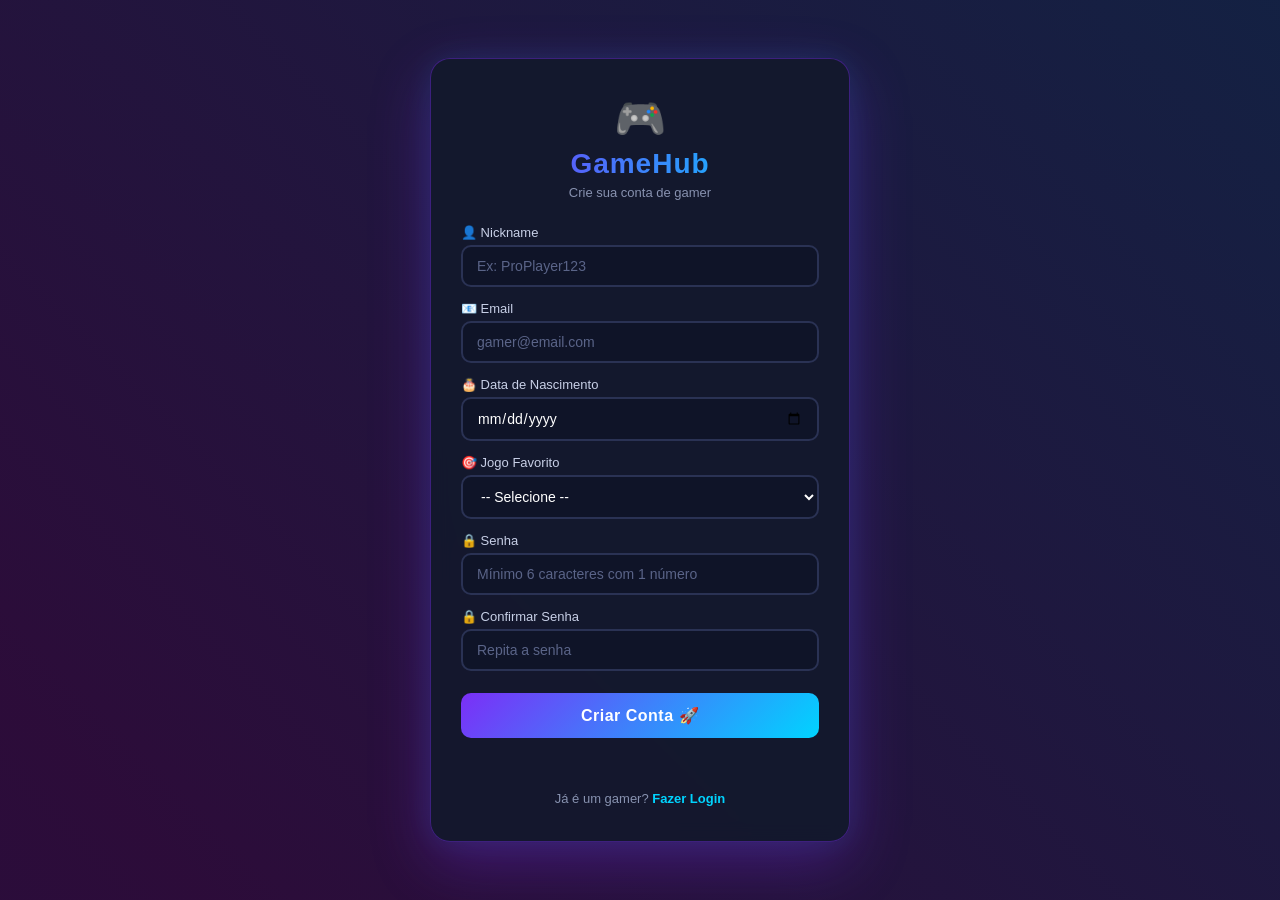
<file: index.html>
<!DOCTYPE html>
<html lang="pt-br">
<head>
  <meta charset="UTF-8">
  <meta name="viewport" content="width=device-width, initial-scale=1.0">
  <title>GameHub - Criar Conta</title>
  <link rel="stylesheet" href="style.css">
</head>
<body>
  <div class="bg-animado"></div>

  <div class="container">
    <div class="card">
      <div class="logo">
        <span class="icon">🎮</span>
        <h1>GameHub</h1>
        <p class="subtitle">Crie sua conta de gamer</p>
      </div>

      <form id="formCadastro" onsubmit="event.preventDefault(); cadastrar();">
        <div class="input-group">
          <label>👤 Nickname</label>
          <input type="text" id="nickname" placeholder="Ex: ProPlayer123">
        </div>

        <div class="input-group">
          <label>📧 Email</label>
          <input type="email" id="email" placeholder="gamer@email.com">
        </div>

        <div class="input-group">
          <label>🎂 Data de Nascimento</label>
          <input type="date" id="dataNasc">
        </div>

        <div class="input-group">
          <label>🎯 Jogo Favorito</label>
          <select id="jogoFav">
            <option value="">-- Selecione --</option>
            <option value="FPS">FPS (CS, Valorant, COD)</option>
            <option value="MOBA">MOBA (LOL, Dota)</option>
            <option value="RPG">RPG (Elden Ring, Skyrim)</option>
            <option value="Battle Royale">Battle Royale (Fortnite, PUBG)</option>
            <option value="Indie">Indie (Hollow Knight, Celeste)</option>
          </select>
        </div>

        <div class="input-group">
          <label>🔒 Senha</label>
          <input type="password" id="senha" placeholder="Mínimo 6 caracteres com 1 número">
        </div>

        <div class="input-group">
          <label>🔒 Confirmar Senha</label>
          <input type="password" id="confirmar" placeholder="Repita a senha">
        </div>

        <button type="submit">Criar Conta 🚀</button>
        <p id="mensagem"></p>

        <p class="link-login">
          Já é um gamer? <a href="login.html">Fazer Login</a>
        </p>
      </form>
    </div>
  </div>

  <script src="script.js"></script>
</body>
</html>
</file>
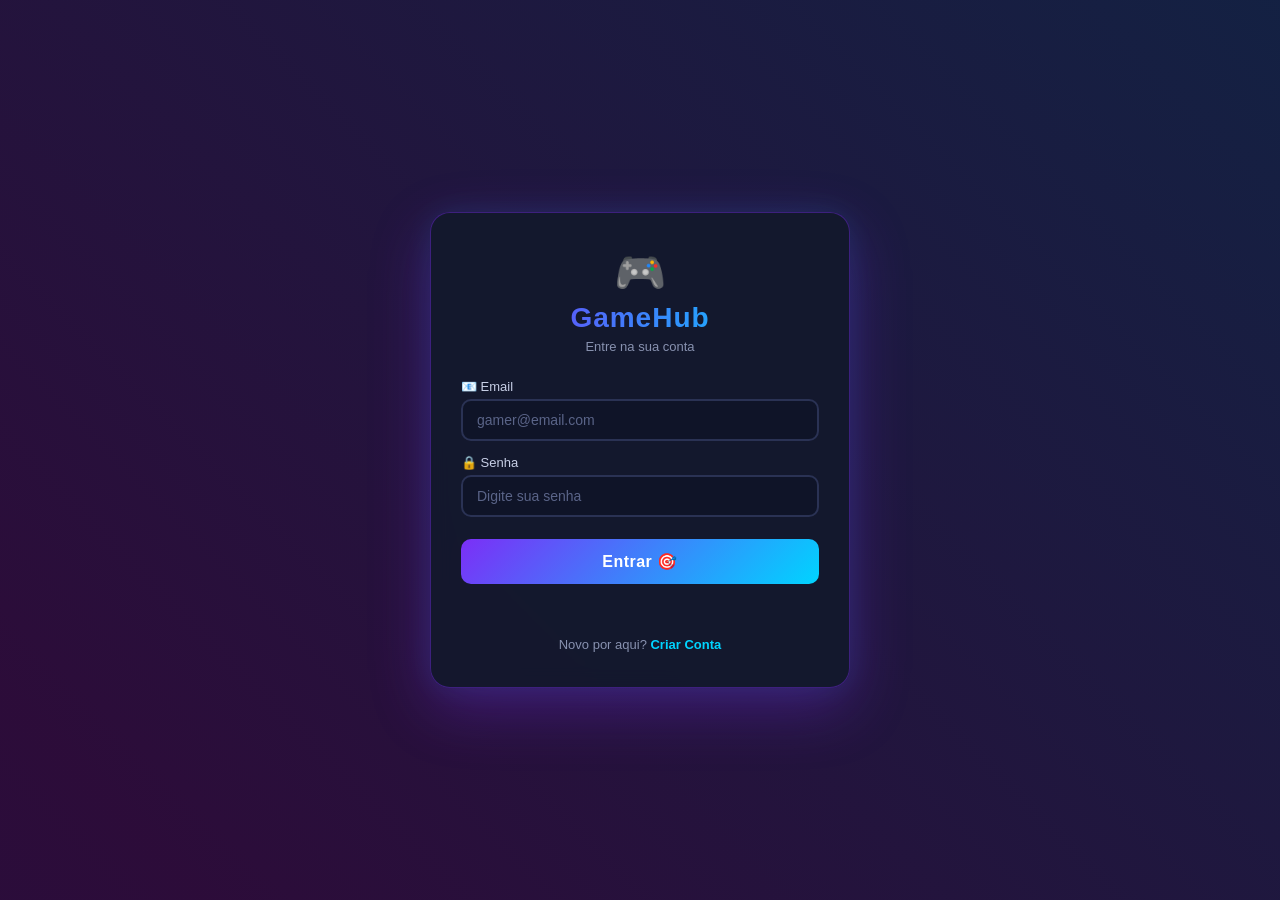
<file: login.html>
<!DOCTYPE html>
<html lang="pt-br">
<head>
  <meta charset="UTF-8">
  <meta name="viewport" content="width=device-width, initial-scale=1.0">
  <title>GameHub - Login</title>
  <link rel="stylesheet" href="style.css">
</head>
<body>
  <div class="bg-animado"></div>

  <div class="container">
    <div class="card">
      <div class="logo">
        <span class="icon">🎮</span>
        <h1>GameHub</h1>
        <p class="subtitle">Entre na sua conta</p>
      </div>

      <form id="formLogin" onsubmit="event.preventDefault(); login();">
        <div class="input-group">
          <label>📧 Email</label>
          <input type="email" id="loginEmail" placeholder="gamer@email.com">
        </div>

        <div class="input-group">
          <label>🔒 Senha</label>
          <input type="password" id="loginSenha" placeholder="Digite sua senha">
        </div>

        <button type="submit">Entrar 🎯</button>
        <p id="mensagem"></p>

        <p class="link-login">
          Novo por aqui? <a href="index.html">Criar Conta</a>
        </p>
      </form>
    </div>
  </div>

  <script src="script.js"></script>
</body>
</html>
</file>
<file: style.css>
* {
  margin: 0;
  padding: 0;
  box-sizing: border-box;
  font-family: 'Segoe UI', Tahoma, sans-serif;
}

body {
  background: #0a0e27;
  min-height: 100vh;
  display: flex;
  align-items: center;
  justify-content: center;
  overflow-x: hidden;
  position: relative;
}

/* Fundo com gradiente animado estilo gamer */
.bg-animado {
  position: fixed;
  top: 0;
  left: 0;
  width: 100%;
  height: 100%;
  background: linear-gradient(45deg, #7b2ff7, #f107a3, #00d4ff, #7b2ff7);
  background-size: 400% 400%;
  animation: gradientMove 15s ease infinite;
  opacity: 0.15;
  z-index: 0;
}

@keyframes gradientMove {
  0% { background-position: 0% 50%; }
  50% { background-position: 100% 50%; }
  100% { background-position: 0% 50%; }
}

.container {
  width: 100%;
  padding: 20px;
  position: relative;
  z-index: 1;
}

.card {
  background: rgba(20, 25, 45, 0.95);
  backdrop-filter: blur(10px);
  max-width: 420px;
  margin: auto;
  padding: 35px 30px;
  border-radius: 20px;
  border: 1px solid rgba(123, 47, 247, 0.4);
  box-shadow: 0 20px 60px rgba(123, 47, 247, 0.3),
              0 0 30px rgba(0, 212, 255, 0.1);
  animation: fadeIn 0.6s ease;
}

@keyframes fadeIn {
  from {
    opacity: 0;
    transform: translateY(20px) scale(0.98);
  }
  to {
    opacity: 1;
    transform: translateY(0) scale(1);
  }
}

.logo {
  text-align: center;
  margin-bottom: 25px;
}

.icon {
  font-size: 42px;
  display: inline-block;
  animation: pulse 2s infinite;
}

@keyframes pulse {
  0%, 100% { transform: scale(1); }
  50% { transform: scale(1.15); }
}

h1 {
  color: #fff;
  text-align: center;
  font-size: 28px;
  background: linear-gradient(90deg, #7b2ff7, #00d4ff);
  -webkit-background-clip: text;
  -webkit-text-fill-color: transparent;
  background-clip: text;
  margin-top: 5px;
  letter-spacing: 1px;
}

.subtitle {
  text-align: center;
  color: #8892b0;
  font-size: 13px;
  margin-top: 5px;
}

.input-group {
  margin-bottom: 14px;
}

.input-group label {
  font-size: 13px;
  color: #c8d0e7;
  display: block;
  margin-bottom: 5px;
  font-weight: 500;
}

.input-group input,
.input-group select {
  width: 100%;
  padding: 11px 14px;
  border-radius: 10px;
  border: 2px solid #2a3254;
  background: #0f1428;
  color: #fff;
  font-size: 14px;
  transition: 0.3s;
  outline: none;
}

.input-group input::placeholder {
  color: #5a6488;
}

.input-group input:focus,
.input-group select:focus {
  border-color: #7b2ff7;
  box-shadow: 0 0 0 3px rgba(123, 47, 247, 0.2);
}

input.erro {
  border: 2px solid #ff3b5c !important;
  box-shadow: 0 0 0 3px rgba(255, 59, 92, 0.15) !important;
}

input.success {
  border: 2px solid #00e676 !important;
  box-shadow: 0 0 0 3px rgba(0, 230, 118, 0.15) !important;
}

button {
  width: 100%;
  padding: 13px;
  background: linear-gradient(135deg, #7b2ff7, #00d4ff);
  border: none;
  border-radius: 10px;
  color: white;
  font-size: 16px;
  font-weight: bold;
  cursor: pointer;
  transition: 0.3s;
  margin-top: 8px;
  letter-spacing: 0.5px;
}

button:hover {
  transform: translateY(-2px);
  box-shadow: 0 10px 25px rgba(123, 47, 247, 0.5);
  filter: brightness(1.1);
}

button:active {
  transform: translateY(0);
}

#mensagem {
  text-align: center;
  margin-top: 15px;
  font-weight: 600;
  font-size: 14px;
  min-height: 20px;
}

.link-login {
  text-align: center;
  margin-top: 18px;
  font-size: 13px;
  color: #8892b0;
}

.link-login a {
  color: #00d4ff;
  text-decoration: none;
  font-weight: bold;
  transition: 0.3s;
}

.link-login a:hover {
  color: #7b2ff7;
  text-shadow: 0 0 10px rgba(0, 212, 255, 0.6);
}

@media (max-width: 480px) {
  .card {
    padding: 25px 20px;
  }
  h1 {
    font-size: 24px;
  }
}
</file>
